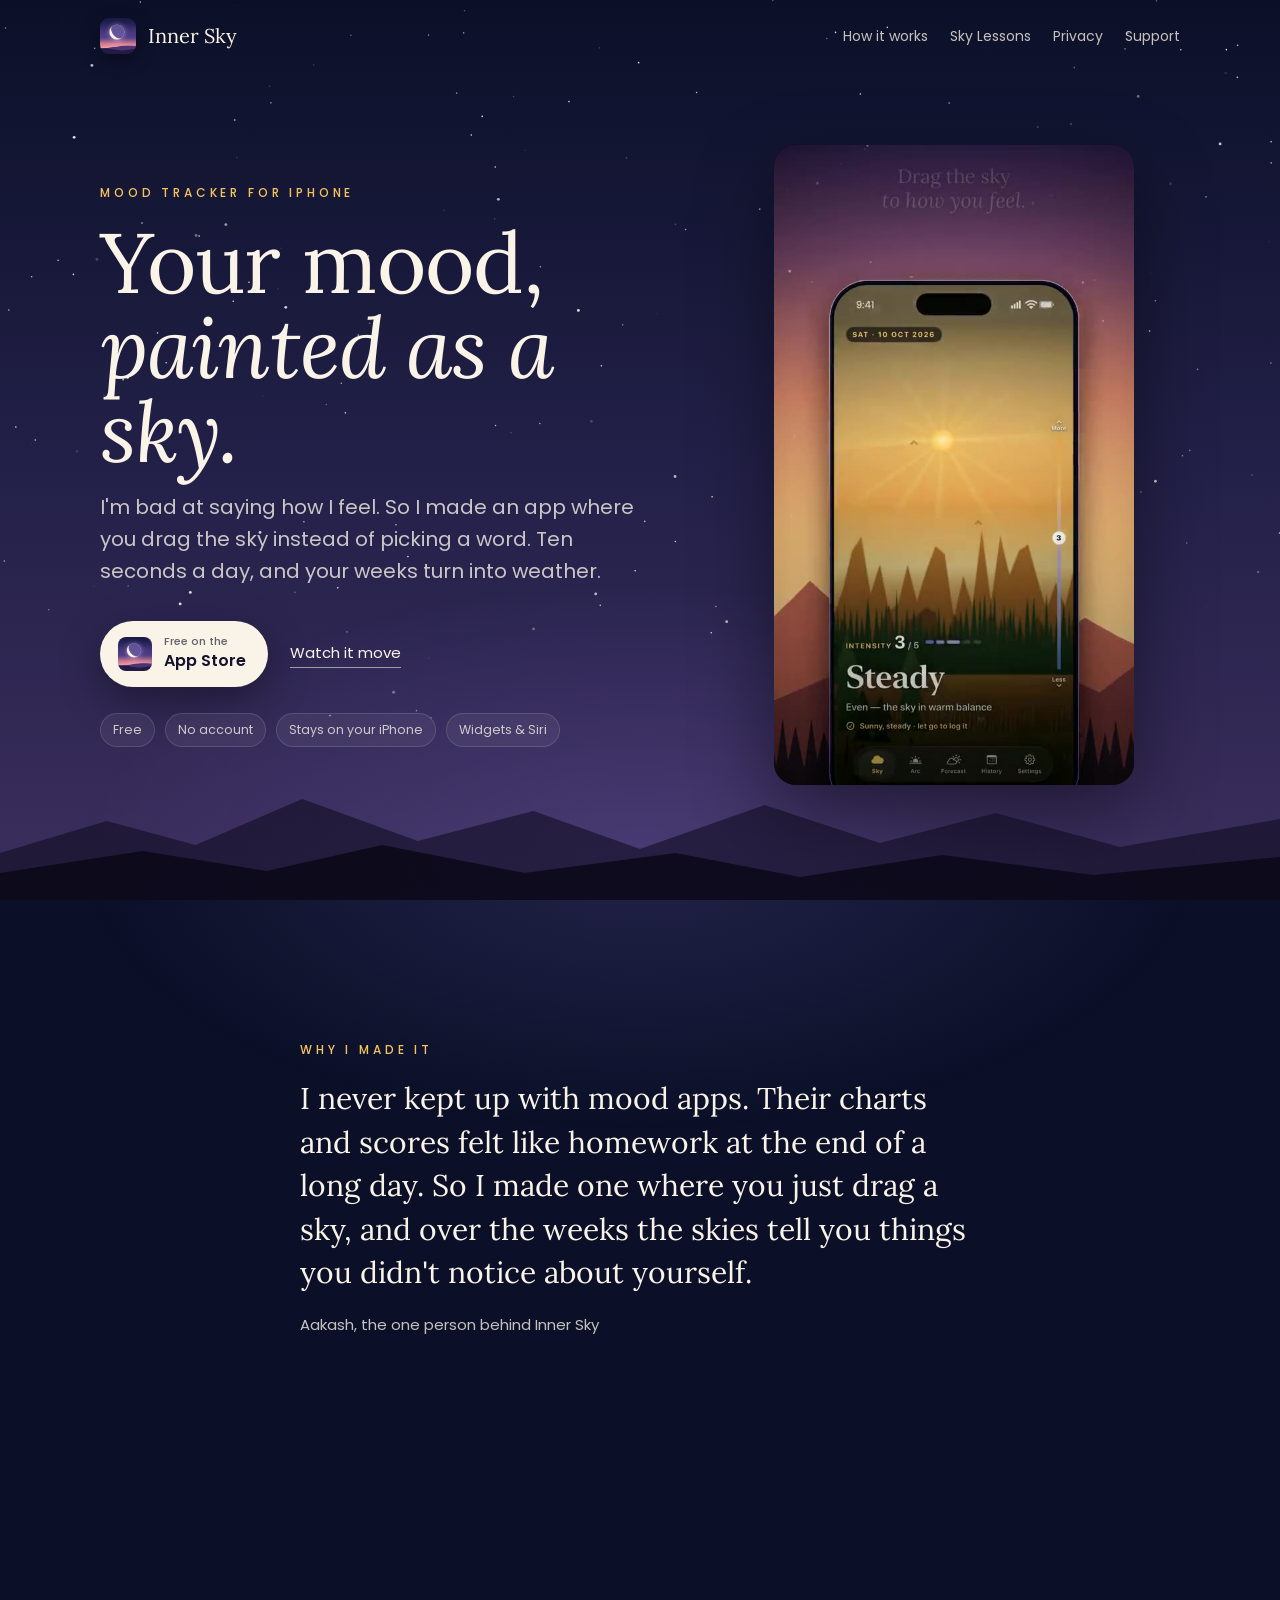
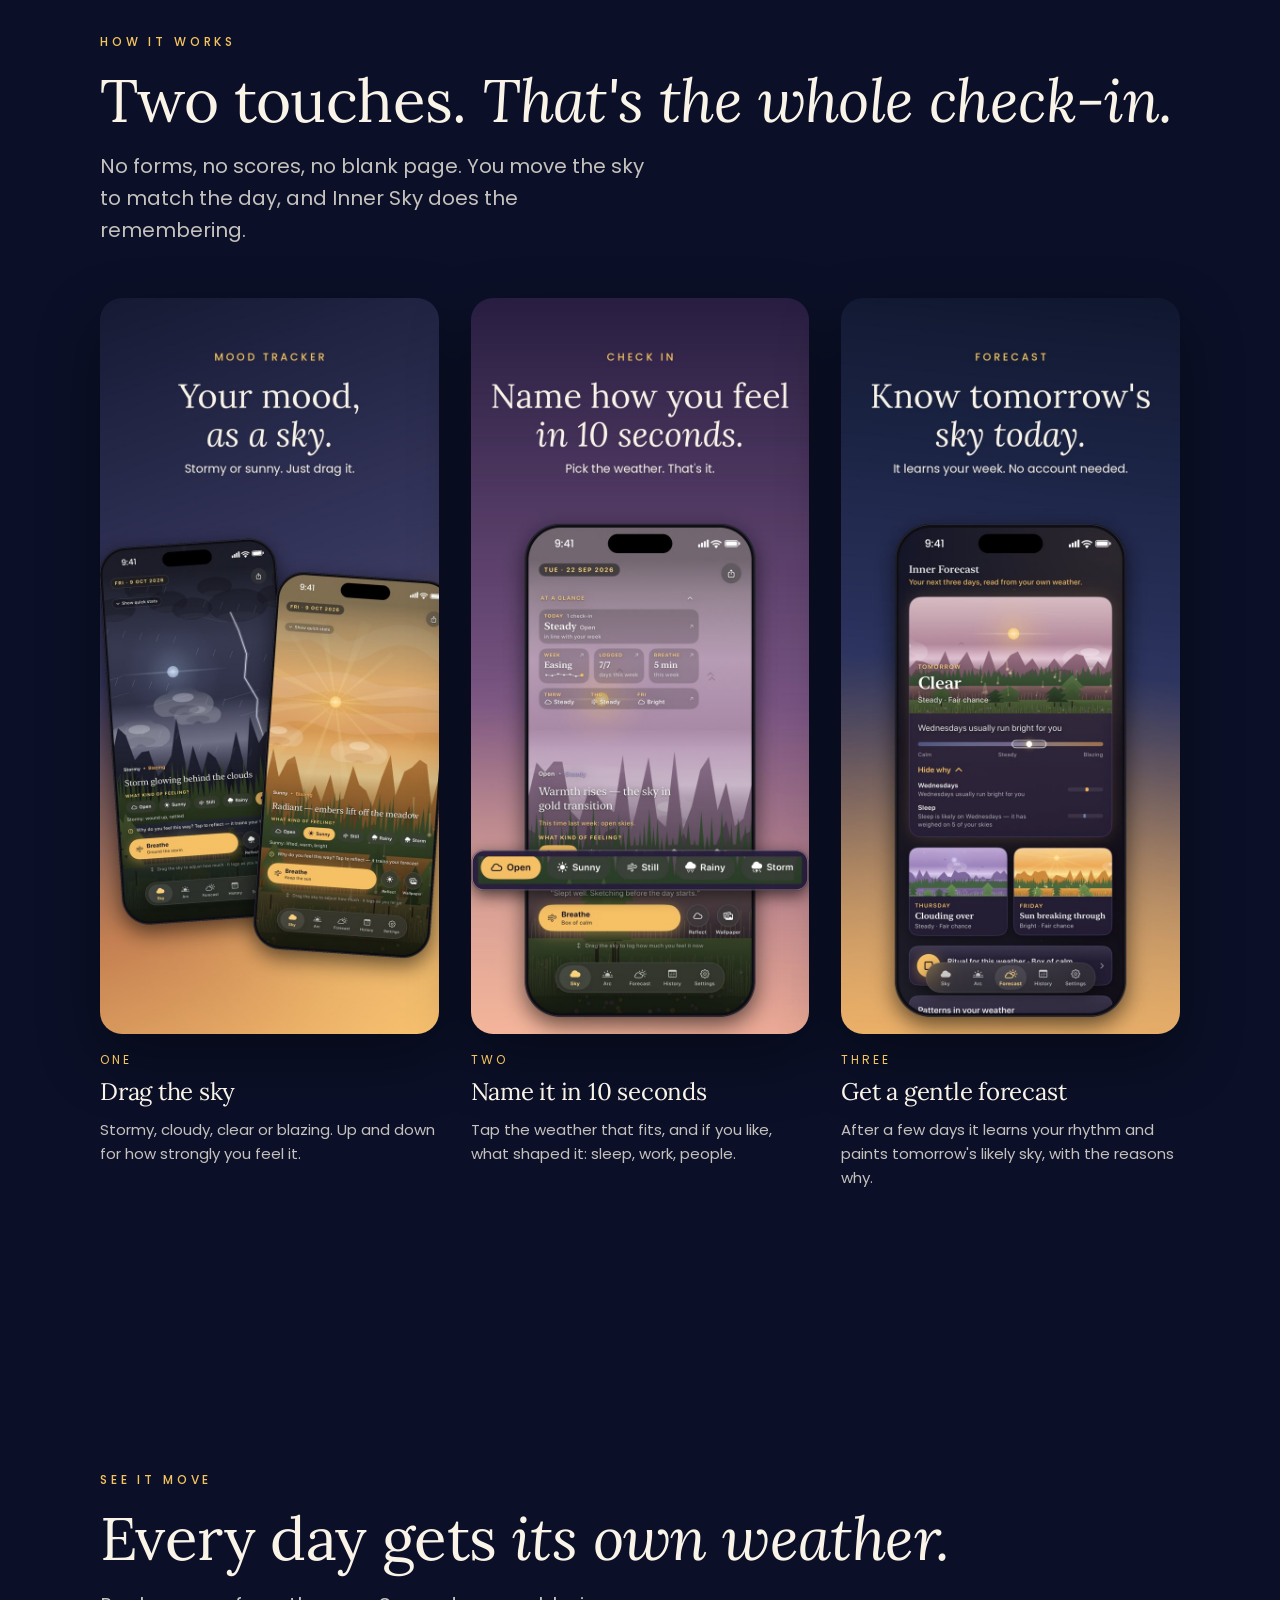
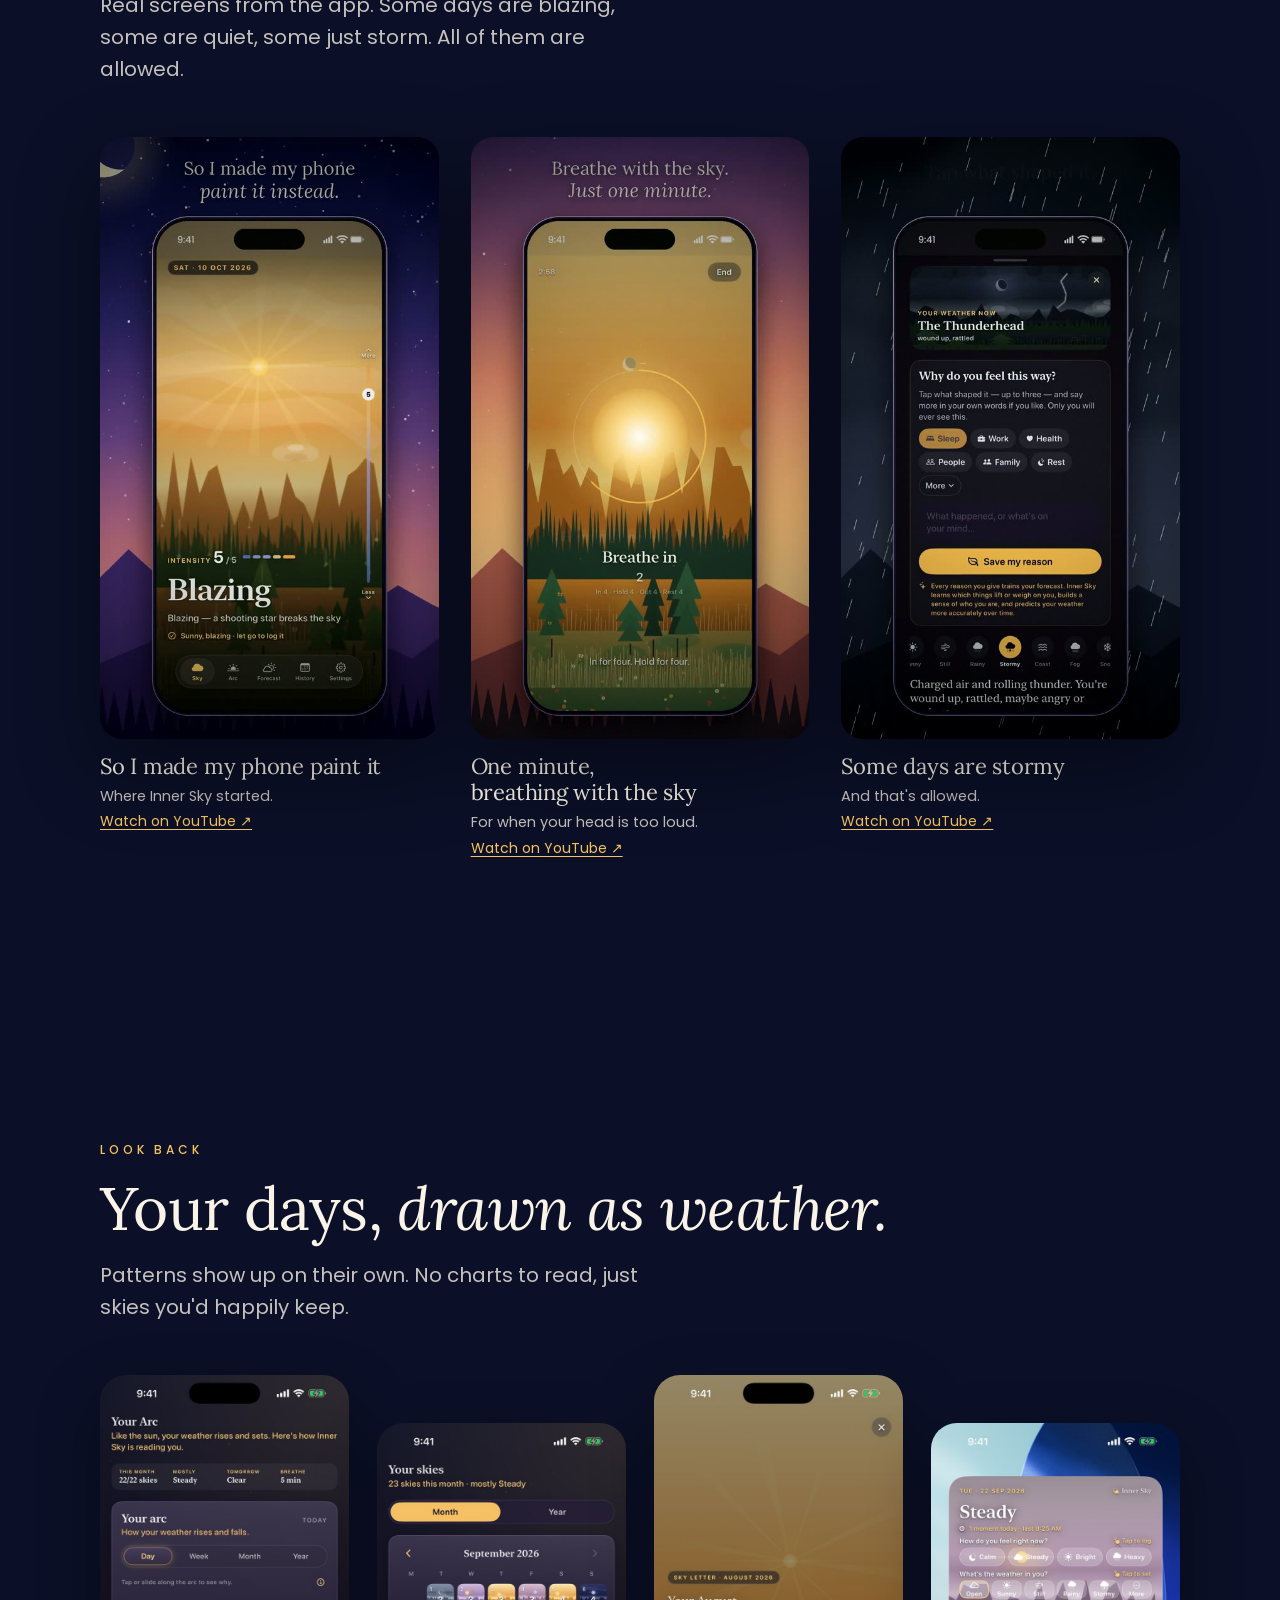
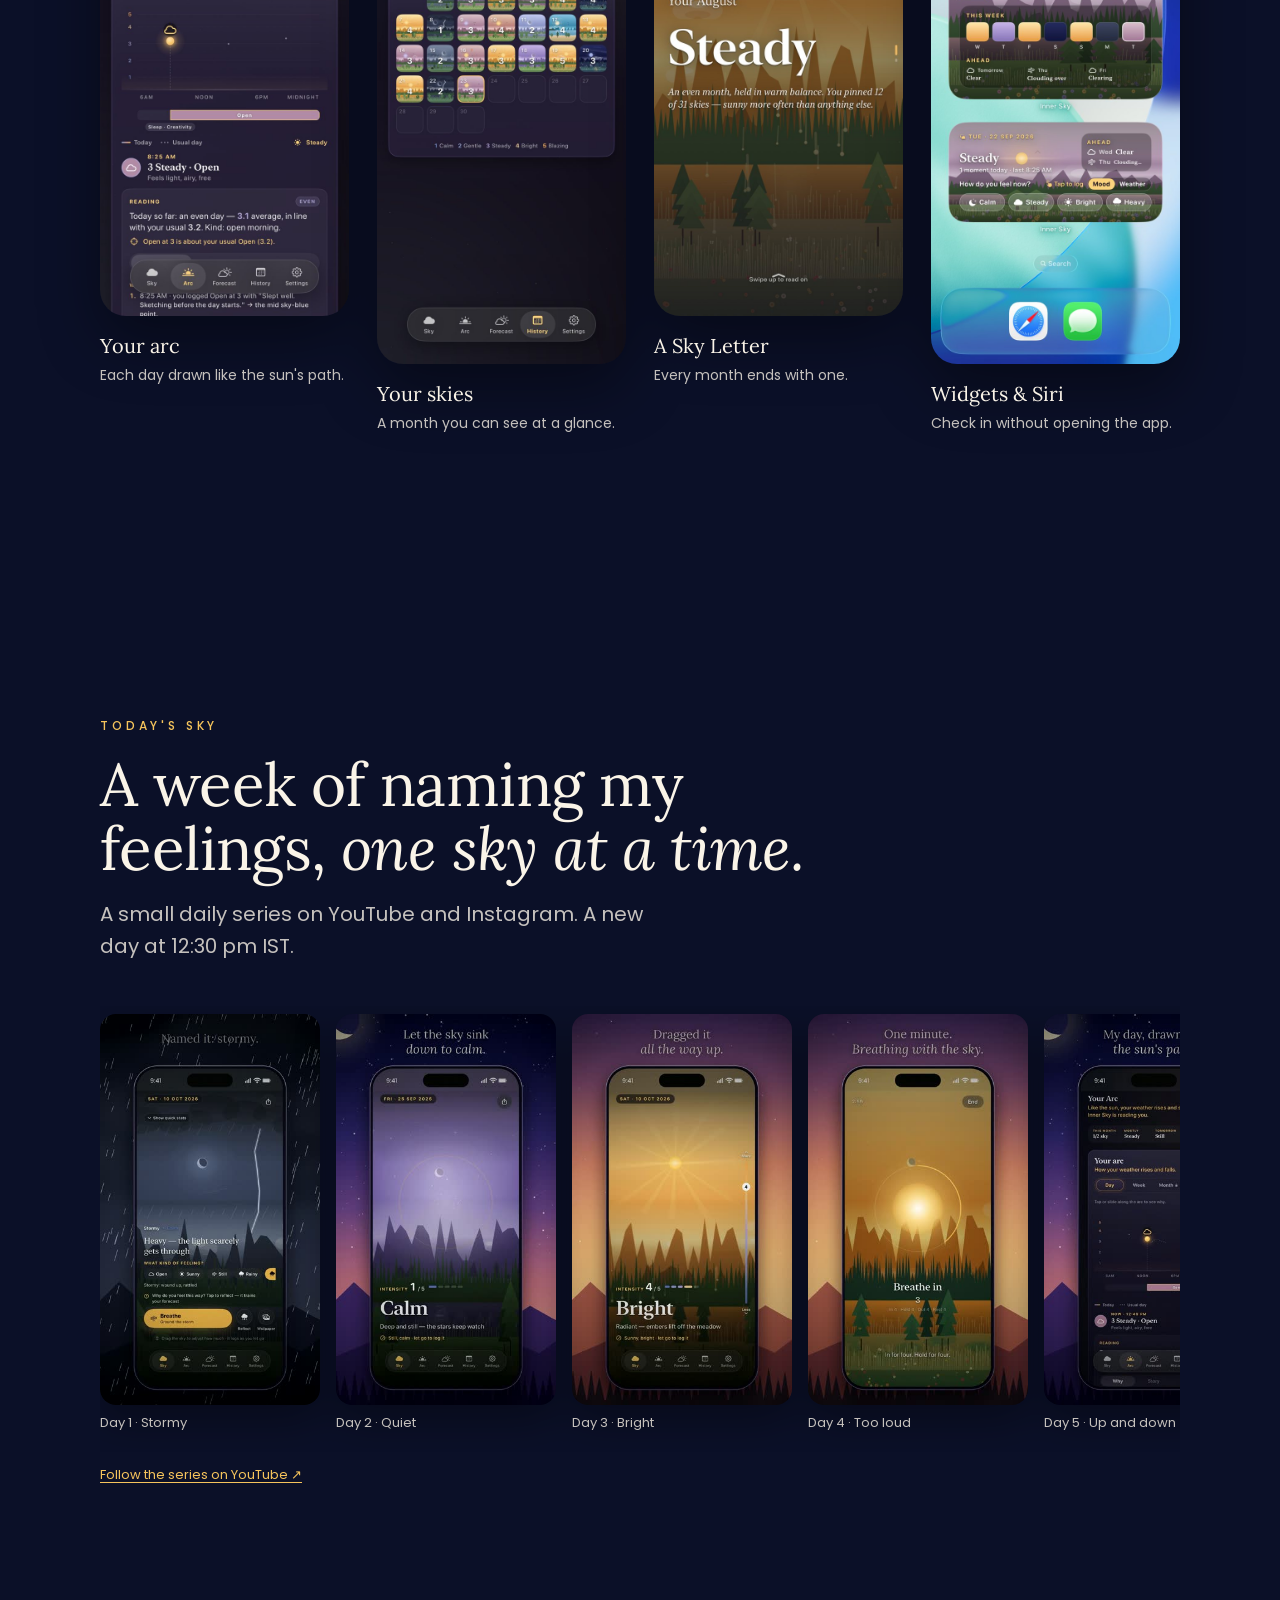
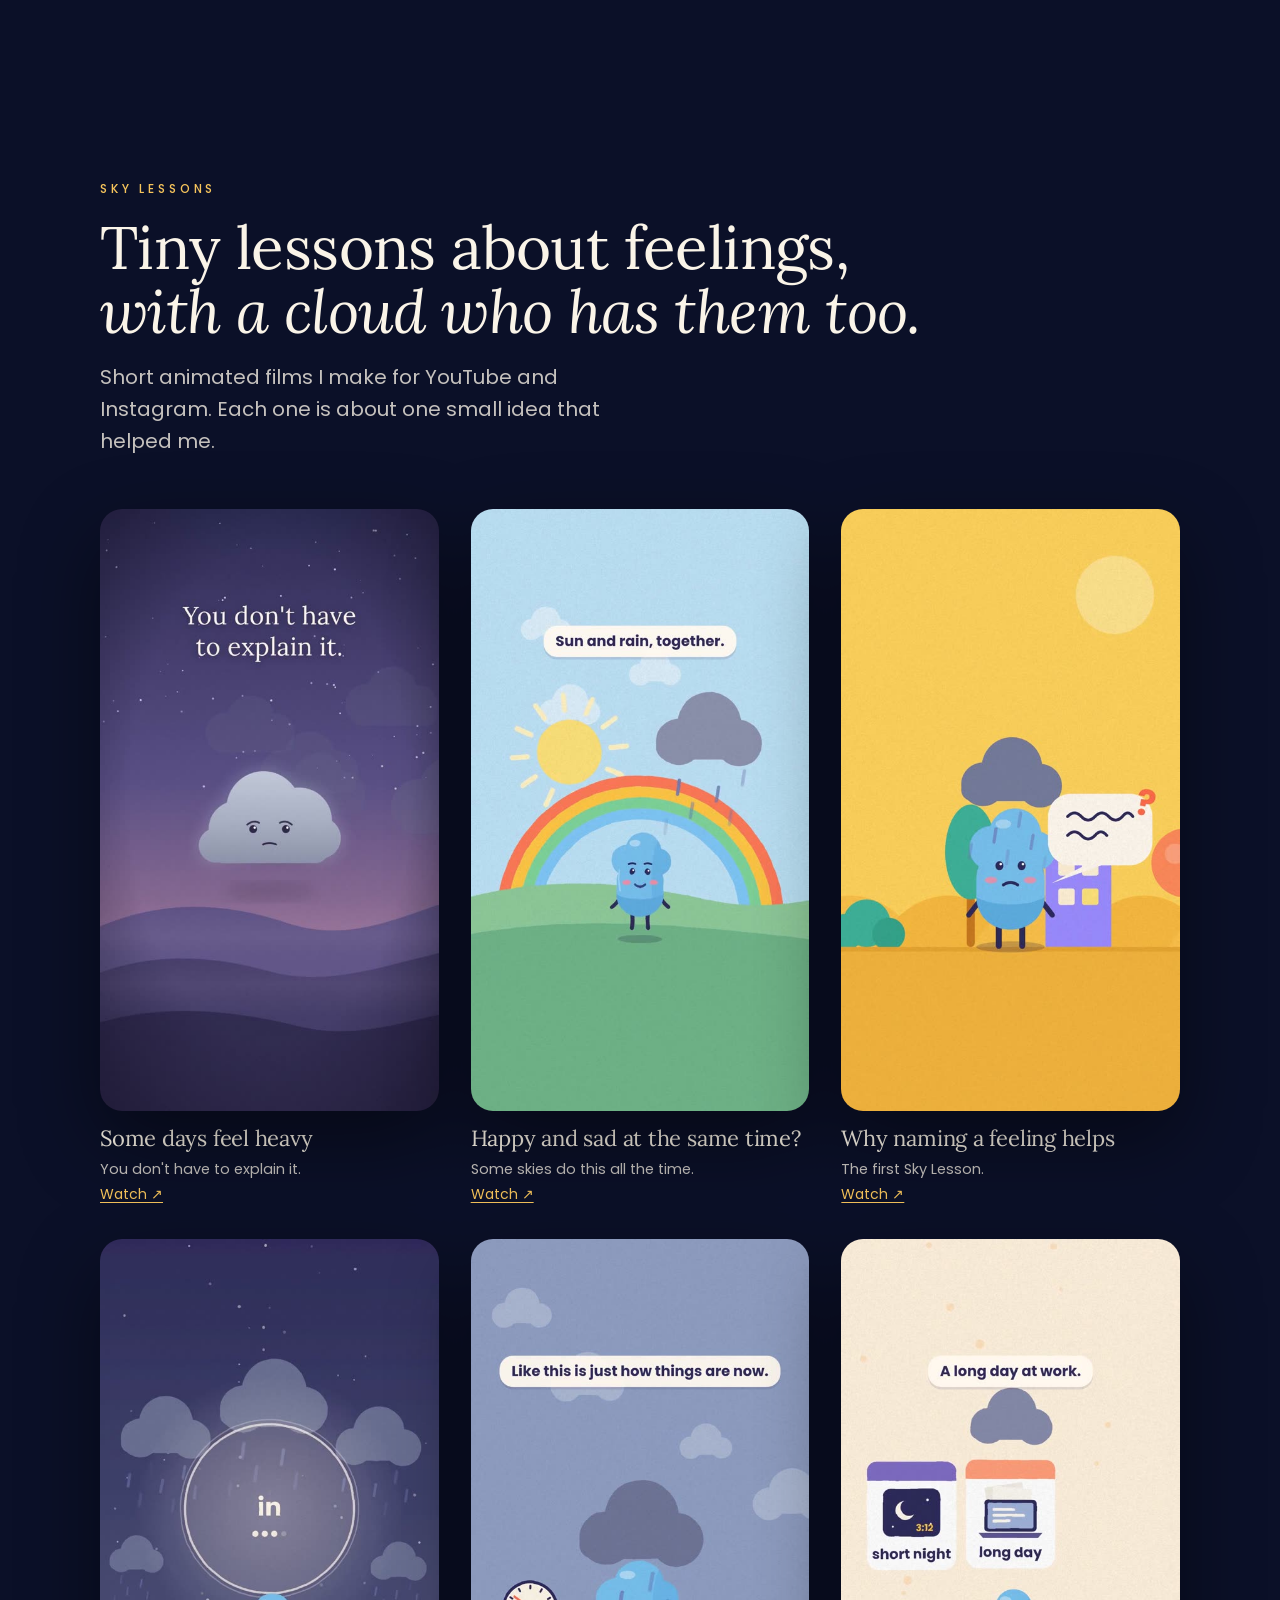
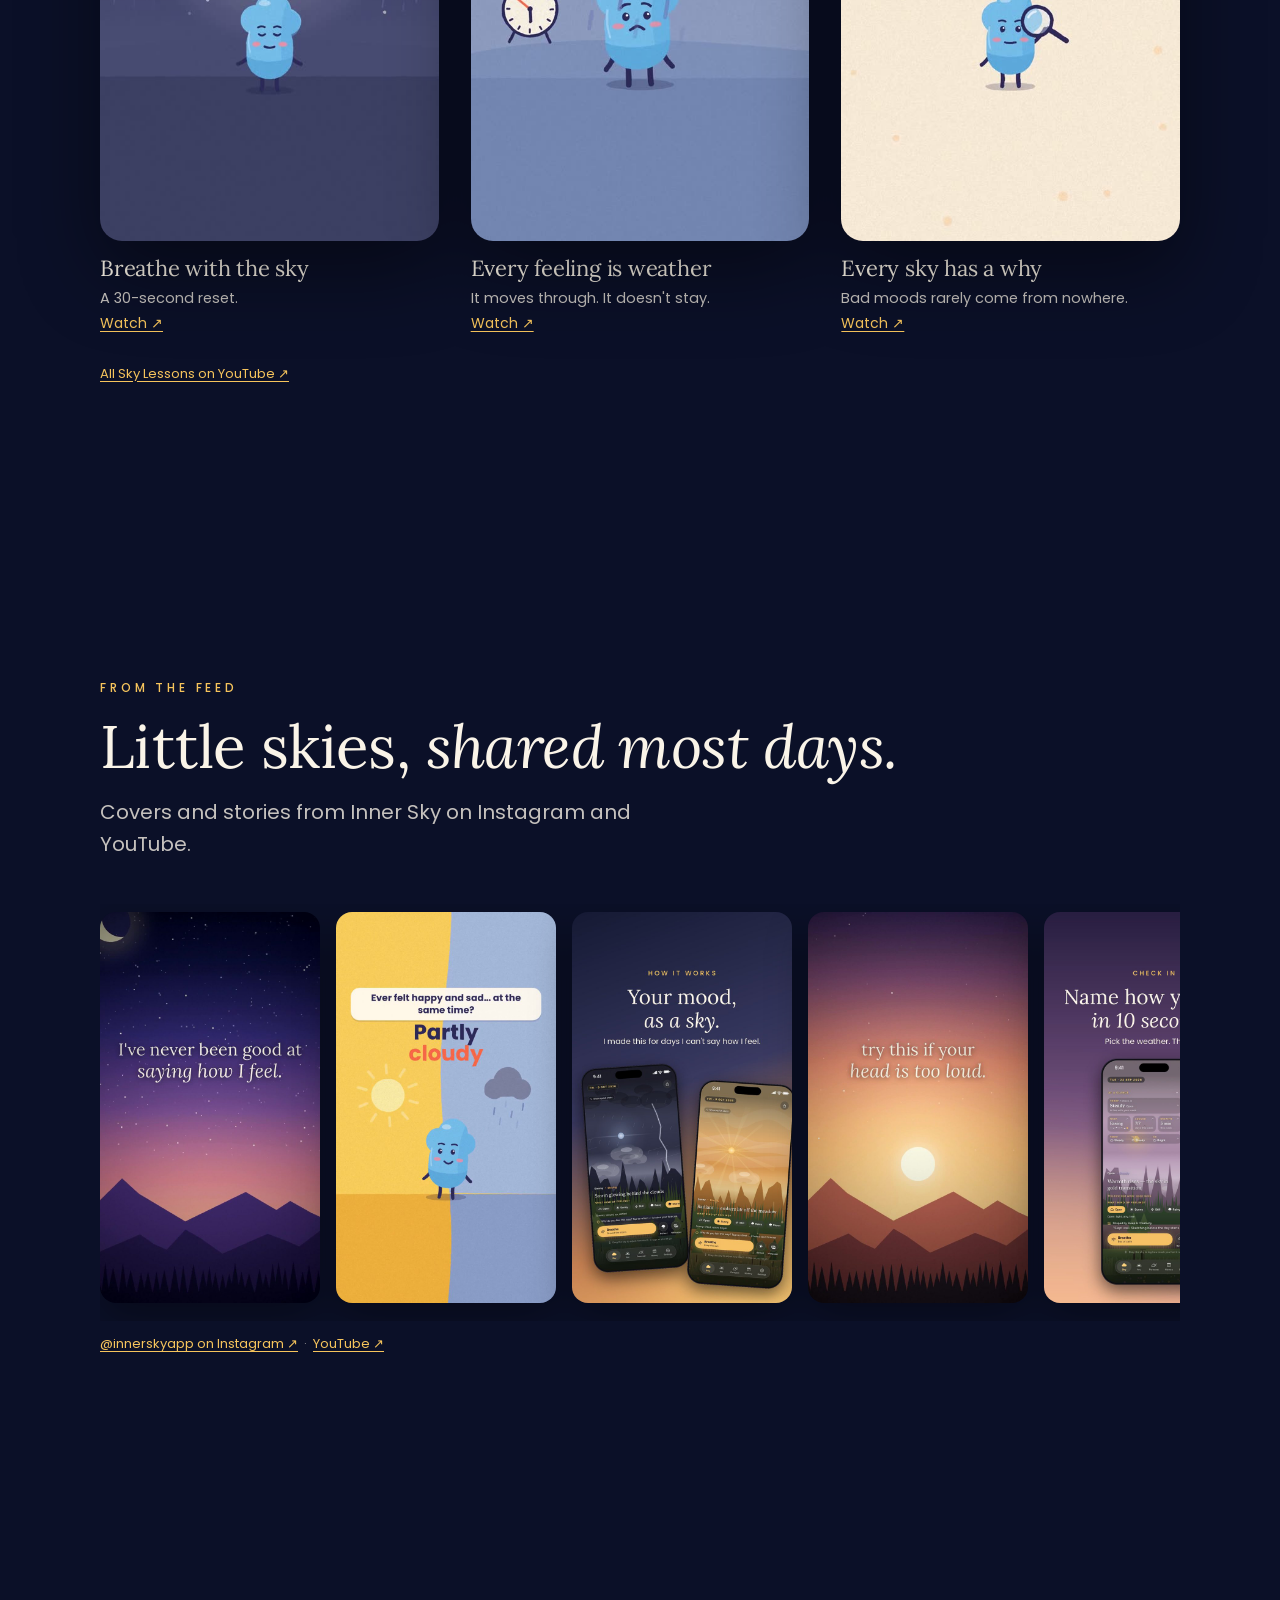
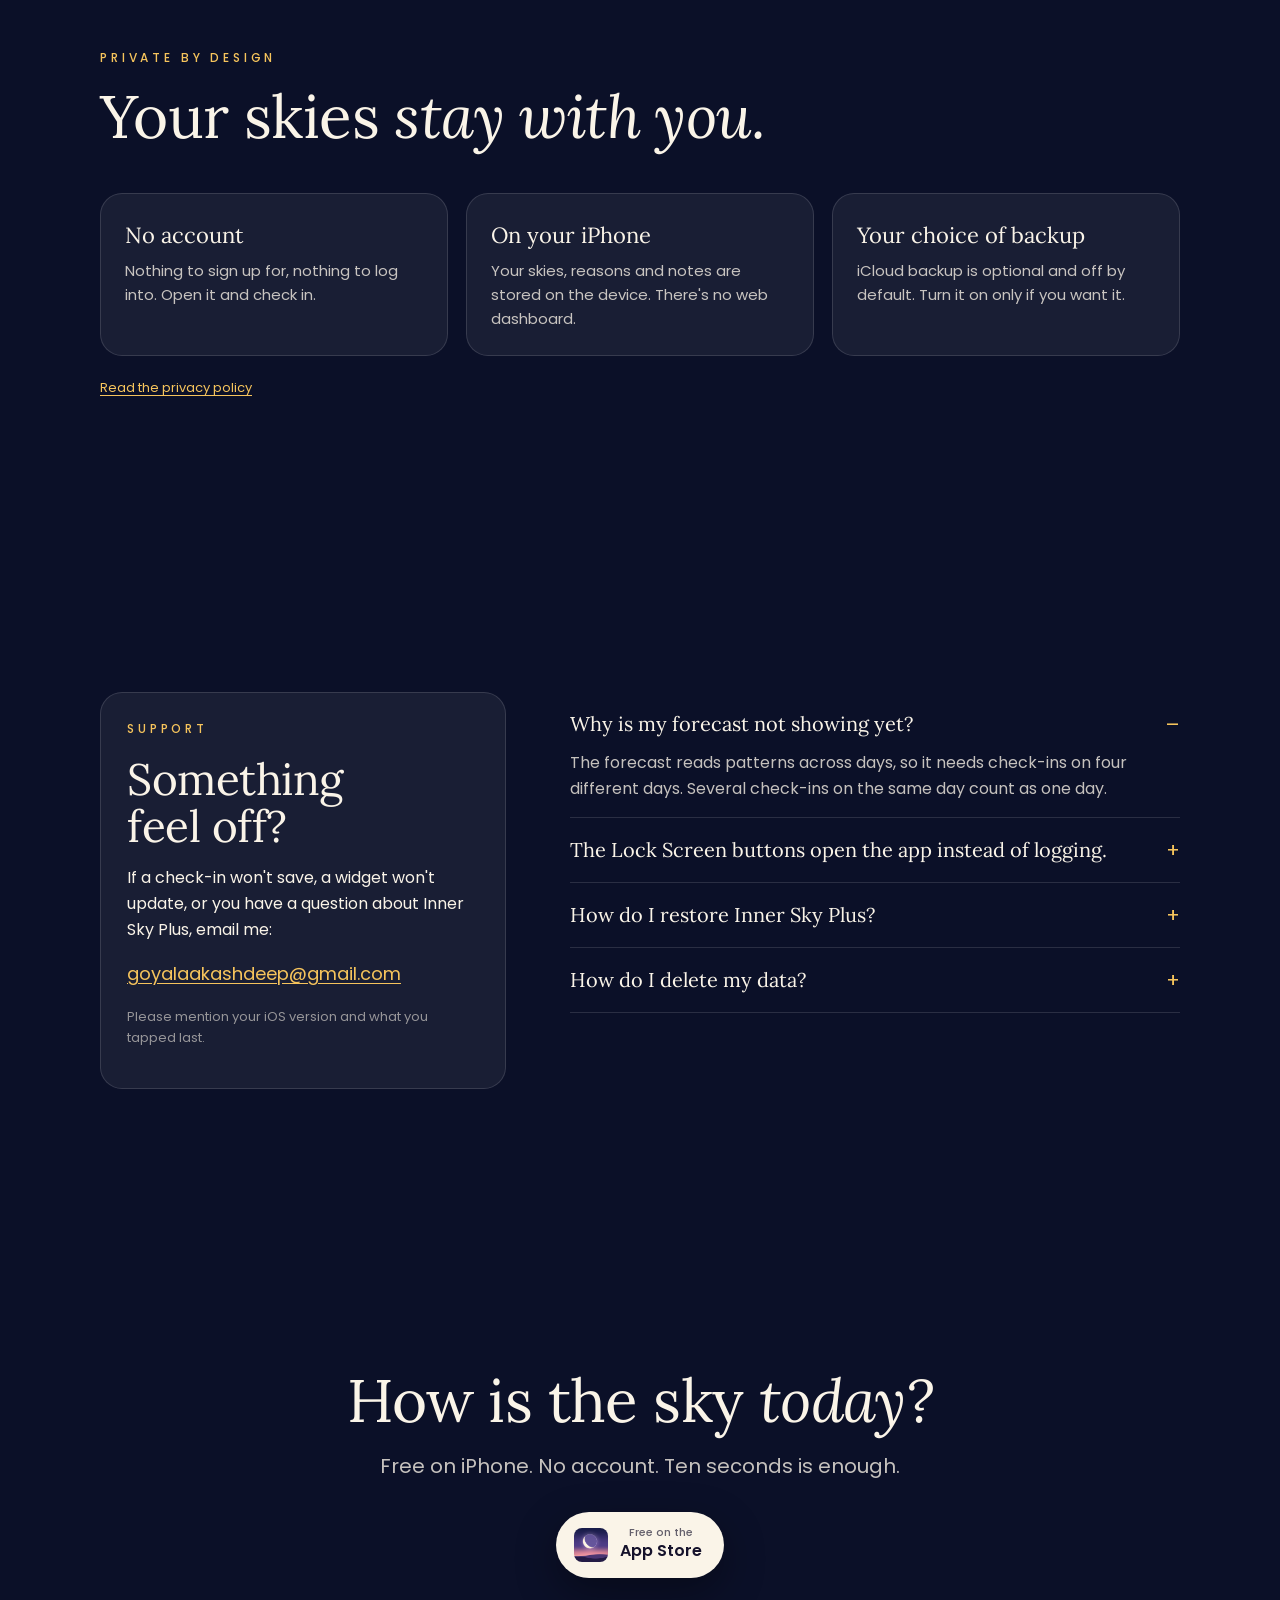
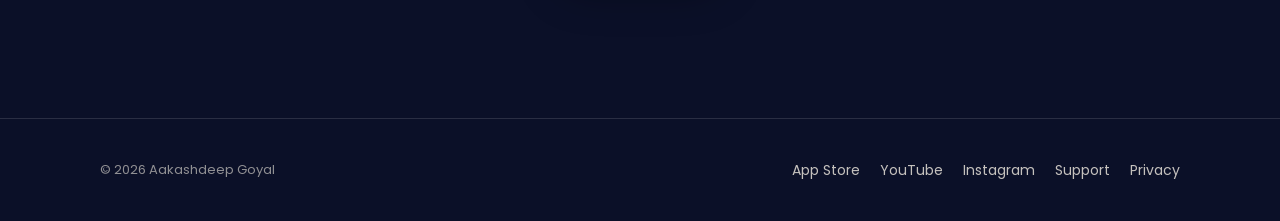
<file: index.html>
<!DOCTYPE html>
<html lang="en">
<head>
  <meta charset="utf-8">
  <meta name="p:domain_verify" content="fd1f3f248eb6170307d746eb146dac71"/>
  <meta name="viewport" content="width=device-width, initial-scale=1, viewport-fit=cover">
  <title>Inner Sky · Your mood, painted as a sky</title>
  <meta name="description" content="Inner Sky is a mood tracker and journal for iPhone. Drag the sky to how you feel, see your week as weather, and get a gentle forecast for tomorrow. Free, private, no account.">
  <meta name="theme-color" content="#0b1028">
  <meta property="og:title" content="Inner Sky · Your mood, painted as a sky">
  <meta property="og:description" content="A mood tracker for iPhone. Drag the sky to how you feel. Private, no account.">
  <meta property="og:image" content="https://goyalaakashdeep.github.io/mood-sky/art/og.jpg">
  <meta property="og:url" content="https://goyalaakashdeep.github.io/mood-sky/">
  <meta property="og:type" content="website">
  <meta name="twitter:card" content="summary_large_image">
  <meta name="apple-itunes-app" content="app-id=6814714598">
  <link rel="icon" href="art/icon.png">
  <link rel="apple-touch-icon" href="art/apple-touch-icon.png">
  <link rel="preconnect" href="https://fonts.googleapis.com">
  <link rel="preconnect" href="https://fonts.gstatic.com" crossorigin>
  <link href="https://fonts.googleapis.com/css2?family=Lora:ital,wght@0,400;0,500;1,400&family=Poppins:wght@400;500;600&display=swap" rel="stylesheet">
  <link rel="stylesheet" href="assets/site.css">
</head>
<body>
  <div class="sky" aria-hidden="true"></div>
  <canvas class="stars" aria-hidden="true"></canvas>
  <div class="glow" aria-hidden="true"></div>

  <header class="bar">
    <div class="wrap">
      <a class="brand" href="#top"><img src="art/icon.png" alt="" width="36" height="36"><span>Inner Sky</span></a>
      <nav aria-label="Sections">
        <a href="#how">How it works</a>
        <a href="#lessons">Sky Lessons</a>
        <a href="#private">Privacy</a>
        <a href="#support">Support</a>
      </nav>
    </div>
  </header>

  <main id="top">
    <!-- hero -->
    <section class="hero" data-sky="night">
      <div class="wrap">
        <div class="rise">
          <p class="eyebrow">Mood tracker for iPhone</p>
          <h1>Your mood,<br><em>painted as a sky.</em></h1>
          <p class="lead">I'm bad at saying how I feel. So I made an app where you drag the sky instead of picking a word. Ten seconds a day, and your weeks turn into weather.</p>
          <div class="actions">
            <a class="cta" href="https://apps.apple.com/app/apple-store/id6814714598?pt=129464078&amp;ct=website&amp;mt=8">
              <img src="art/icon.png" alt="" width="34" height="34">
              <span><small>Free on the</small>App Store</span>
            </a>
            <a class="ghost" href="#see">Watch it move</a>
          </div>
          <div class="facts">
            <span class="chip">Free</span><span class="chip">No account</span><span class="chip">Stays on your iPhone</span><span class="chip">Widgets &amp; Siri</span>
          </div>
        </div>
        <div class="phone rise">
          <div class="clip">
            <video data-auto autoplay muted loop playsinline preload="metadata" poster="media/hero.jpg" aria-label="Inner Sky in use: dragging the sky, tapping what shaped the day, the day as the sun's path">
              <source src="media/hero.mp4" type="video/mp4">
            </video>
          </div>
        </div>
      </div>
      <svg class="ridge" viewBox="0 0 1440 140" preserveAspectRatio="none" aria-hidden="true">
        <path d="M0 140 L0 92 L120 60 L220 84 L340 38 L470 80 L600 50 L720 88 L860 44 L990 82 L1120 52 L1260 86 L1440 58 L1440 140 Z" fill="rgba(12,10,28,.55)"/>
        <path d="M0 140 L0 112 L160 90 L300 110 L430 84 L590 112 L760 92 L900 116 L1060 94 L1230 114 L1440 96 L1440 140 Z" fill="rgba(8,7,20,.8)"/>
      </svg>
    </section>

    <!-- a note -->
    <section data-sky="night" aria-label="Why I made Inner Sky">
      <div class="wrap note rise">
        <p class="eyebrow">Why I made it</p>
        <blockquote>I never kept up with mood apps. Their charts and scores felt like homework at the end of a long day. So I made one where you just drag a sky, and over the weeks the skies tell you things you didn't notice about yourself.</blockquote>
        <p class="sig">Aakash, the one person behind Inner Sky</p>
      </div>
    </section>

    <!-- how it works -->
    <section id="how" data-sky="twilight">
      <div class="wrap">
        <div class="rise">
          <p class="eyebrow">How it works</p>
          <h2>Two touches. <em>That's the whole check-in.</em></h2>
          <p class="lead">No forms, no scores, no blank page. You move the sky to match the day, and Inner Sky does the remembering.</p>
        </div>
        <div class="steps">
          <div class="step rise">
            <img src="art/01_mood_as_sky.jpg" alt="Two iPhones showing a stormy sky and a sunny sky in Inner Sky" loading="lazy" width="720" height="1565">
            <p class="n">ONE</p>
            <h3>Drag the sky</h3>
            <p>Stormy, cloudy, clear or blazing. Up and down for how strongly you feel it.</p>
          </div>
          <div class="step rise">
            <img src="art/02_ten_seconds.jpg" alt="Choosing the kind of feeling and what shaped the day" loading="lazy" width="720" height="1565">
            <p class="n">TWO</p>
            <h3>Name it in 10 seconds</h3>
            <p>Tap the weather that fits, and if you like, what shaped it: sleep, work, people.</p>
          </div>
          <div class="step rise">
            <img src="art/03_forecast.jpg" alt="Inner Sky's gentle forecast for tomorrow" loading="lazy" width="720" height="1565">
            <p class="n">THREE</p>
            <h3>Get a gentle forecast</h3>
            <p>After a few days it learns your rhythm and paints tomorrow's likely sky, with the reasons why.</p>
          </div>
        </div>
      </div>
    </section>

    <!-- see it move: app clips by popularity -->
    <section id="see" data-sky="storm">
      <div class="wrap">
        <div class="rise">
          <p class="eyebrow">See it move</p>
          <h2>Every day gets <em>its own weather.</em></h2>
          <p class="lead">Real screens from the app. Some days are blazing, some are quiet, some just storm. All of them are allowed.</p>
        </div>
        <div class="row3">
          <div class="rise">
            <div class="clip"><video data-auto autoplay muted loop playsinline preload="none" poster="media/paint.jpg" aria-label="The sky being painted from a feeling"><source src="media/paint.mp4" type="video/mp4"></video></div>
            <div class="card-cap"><h3>So I made my phone paint it</h3><p>Where Inner Sky started.</p><a href="https://www.youtube.com/shorts/RPRjSofi4lI">Watch on YouTube ↗</a></div>
          </div>
          <div class="rise">
            <div class="clip"><video data-auto autoplay muted loop playsinline preload="none" poster="media/breathe.jpg" aria-label="Breathing with the sky"><source src="media/breathe.mp4" type="video/mp4"></video></div>
            <div class="card-cap"><h3>One minute, breathing with the sky</h3><p>For when your head is too loud.</p><a href="https://www.youtube.com/shorts/ANr5b8tqntY">Watch on YouTube ↗</a></div>
          </div>
          <div class="rise">
            <div class="clip"><video data-auto autoplay muted loop playsinline preload="none" poster="media/checkin.jpg" aria-label="Logging a stormy day"><source src="media/checkin.mp4" type="video/mp4"></video></div>
            <div class="card-cap"><h3>Some days are stormy</h3><p>And that's allowed.</p><a href="https://www.youtube.com/shorts/N33ZnoFAV8g">Watch on YouTube ↗</a></div>
          </div>
        </div>
      </div>
    </section>

    <!-- your days as weather -->
    <section data-sky="dusk">
      <div class="wrap">
        <div class="rise">
          <p class="eyebrow">Look back</p>
          <h2>Your days, <em>drawn as weather.</em></h2>
          <p class="lead">Patterns show up on their own. No charts to read, just skies you'd happily keep.</p>
        </div>
        <div class="features">
          <figure class="rise"><img src="art/sim_05.jpg" alt="Your day drawn as the sun's arc" loading="lazy" width="600" height="1304"><figcaption><b>Your arc</b><span>Each day drawn like the sun's path.</span></figcaption></figure>
          <figure class="rise"><img src="art/sim_07.jpg" alt="A month of skies on a calendar" loading="lazy" width="600" height="1304"><figcaption><b>Your skies</b><span>A month you can see at a glance.</span></figcaption></figure>
          <figure class="rise"><img src="art/sim_01.jpg" alt="A monthly Sky Letter reading Steady" loading="lazy" width="600" height="1304"><figcaption><b>A Sky Letter</b><span>Every month ends with one.</span></figcaption></figure>
          <figure class="rise"><img src="art/sim_11_widgets.jpg" alt="Inner Sky widgets on the Home Screen" loading="lazy" width="600" height="1304"><figcaption><b>Widgets &amp; Siri</b><span>Check in without opening the app.</span></figcaption></figure>
        </div>
      </div>
    </section>

    <!-- today's sky series -->
    <section data-sky="calm">
      <div class="wrap">
        <div class="rise">
          <p class="eyebrow">Today's sky</p>
          <h2>A week of naming my feelings, <em>one sky at a time.</em></h2>
          <p class="lead">A small daily series on YouTube and Instagram. A new day at 12:30 pm IST.</p>
        </div>
        <div class="strip" aria-label="Today's sky, Days 1 to 7">
          <figure><img src="art/day1.jpg" alt="Day 1: woke up feeling stormy" loading="lazy" width="360" height="640"><figcaption>Day 1 · Stormy</figcaption></figure>
          <figure><img src="art/day2.jpg" alt="Day 2: quiet, a little low" loading="lazy" width="360" height="640"><figcaption>Day 2 · Quiet</figcaption></figure>
          <figure><img src="art/day3.jpg" alt="Day 3: the sun came back" loading="lazy" width="360" height="640"><figcaption>Day 3 · Bright</figcaption></figure>
          <figure><img src="art/day4.jpg" alt="Day 4: breathing with the sky" loading="lazy" width="360" height="640"><figcaption>Day 4 · Too loud</figcaption></figure>
          <figure><img src="art/day5.jpg" alt="Day 5: the day as the sun's path" loading="lazy" width="360" height="640"><figcaption>Day 5 · Up and down</figcaption></figure>
          <figure><img src="art/day6.jpg" alt="Day 6: a steady month" loading="lazy" width="360" height="640"><figcaption>Day 6 · A good day</figcaption></figure>
          <figure><img src="art/day7.jpg" alt="Day 7: a week of skies" loading="lazy" width="360" height="640"><figcaption>Day 7 · The week</figcaption></figure>
        </div>
        <p class="small"><a href="https://www.youtube.com/playlist?list=PLMYnB6WtKAUA">Follow the series on YouTube ↗</a></p>
      </div>
    </section>

    <!-- sky lessons: animations by popularity -->
    <section id="lessons" data-sky="golden">
      <div class="wrap">
        <div class="rise">
          <p class="eyebrow">Sky Lessons</p>
          <h2>Tiny lessons about feelings, <em>with a cloud who has them too.</em></h2>
          <p class="lead">Short animated films I make for YouTube and Instagram. Each one is about one small idea that helped me.</p>
        </div>
        <div class="row3 lessons">
          <div class="rise">
            <div class="clip"><video data-auto autoplay muted loop playsinline preload="none" poster="media/heavy.jpg" aria-label="Animated cloud: some days feel heavy"><source src="media/heavy.mp4" type="video/mp4"></video></div>
            <div class="card-cap"><h3>Some days feel heavy</h3><p>You don't have to explain it.</p><a href="https://www.youtube.com/shorts/jWEA9A6nK9c">Watch ↗</a></div>
          </div>
          <div class="rise">
            <div class="clip"><video data-auto autoplay muted loop playsinline preload="none" poster="media/lesson3.jpg" aria-label="Animated cloud: happy and sad at the same time"><source src="media/lesson3.mp4" type="video/mp4"></video></div>
            <div class="card-cap"><h3>Happy and sad at the same time?</h3><p>Some skies do this all the time.</p><a href="https://www.youtube.com/shorts/66RBpTwqv-E">Watch ↗</a></div>
          </div>
          <div class="rise">
            <div class="clip"><video data-auto autoplay muted loop playsinline preload="none" poster="media/lesson1.jpg" aria-label="Animated cloud: why naming a feeling helps"><source src="media/lesson1.mp4" type="video/mp4"></video></div>
            <div class="card-cap"><h3>Why naming a feeling helps</h3><p>The first Sky Lesson.</p><a href="https://www.youtube.com/shorts/gcEMTVEQISY">Watch ↗</a></div>
          </div>
          <div class="rise">
            <div class="clip"><video data-auto autoplay muted loop playsinline preload="none" poster="media/lesson5.jpg" aria-label="Animated cloud: breathe with the sky"><source src="media/lesson5.mp4" type="video/mp4"></video></div>
            <div class="card-cap"><h3>Breathe with the sky</h3><p>A 30-second reset.</p><a href="https://www.youtube.com/shorts/ge5JhY17dds">Watch ↗</a></div>
          </div>
          <div class="rise">
            <div class="clip"><video data-auto autoplay muted loop playsinline preload="none" poster="media/lesson2.jpg" aria-label="Animated cloud: every feeling is weather"><source src="media/lesson2.mp4" type="video/mp4"></video></div>
            <div class="card-cap"><h3>Every feeling is weather</h3><p>It moves through. It doesn't stay.</p><a href="https://www.youtube.com/shorts/mmHPe55ADbc">Watch ↗</a></div>
          </div>
          <div class="rise">
            <div class="clip"><video data-auto autoplay muted loop playsinline preload="none" poster="media/lesson4.jpg" aria-label="Animated cloud: every sky has a why"><source src="media/lesson4.mp4" type="video/mp4"></video></div>
            <div class="card-cap"><h3>Every sky has a why</h3><p>Bad moods rarely come from nowhere.</p><a href="https://www.youtube.com/shorts/GI56GJ23vEE">Watch ↗</a></div>
          </div>
        </div>
        <p class="small" style="margin-top:28px"><a href="https://www.youtube.com/playlist?list=PLCAdbdAiJc2U">All Sky Lessons on YouTube ↗</a></p>
      </div>
    </section>

    <!-- from the feed: instagram covers + story frames -->
    <section data-sky="dusk">
      <div class="wrap">
        <div class="rise">
          <p class="eyebrow">From the feed</p>
          <h2>Little skies, <em>shared most days.</em></h2>
          <p class="lead">Covers and stories from Inner Sky on Instagram and YouTube.</p>
        </div>
        <div class="strip" aria-label="Instagram covers and stories">
          <img src="art/cover_ShortA.jpg" alt="I've never been good at saying how I feel" loading="lazy" width="720" height="1280">
          <img src="art/cover_Lesson3.jpg" alt="Partly cloudy: happy and sad at the same time" loading="lazy" width="720" height="1280">
          <img src="art/story1_how-it-works.jpg" alt="How it works: your mood, as a sky" loading="lazy" width="720" height="1280">
          <img src="art/cover_ShortB.jpg" alt="Try this if your head is too loud" loading="lazy" width="720" height="1280">
          <img src="art/story2_ten-seconds.jpg" alt="Name how you feel in 10 seconds" loading="lazy" width="720" height="1280">
          <img src="art/cover_Lesson4.jpg" alt="Every sky has a why" loading="lazy" width="720" height="1280">
          <img src="art/story3_your-month.jpg" alt="Watch your month as weather" loading="lazy" width="720" height="1280">
          <img src="art/cover_ShortC.jpg" alt="Not every day is sunny" loading="lazy" width="720" height="1280">
          <img src="art/cover_Lesson5.jpg" alt="Breathe with the sky" loading="lazy" width="720" height="1280">
          <img src="art/story4_forecast.jpg" alt="A gentle forecast for tomorrow" loading="lazy" width="720" height="1280">
        </div>
        <p class="small"><a href="https://www.instagram.com/innerskyapp/">@innerskyapp on Instagram ↗</a> &nbsp;·&nbsp; <a href="https://www.youtube.com/@innerskyapp">YouTube ↗</a></p>
      </div>
    </section>

    <!-- privacy -->
    <section id="private" data-sky="calm">
      <div class="wrap">
        <div class="rise">
          <p class="eyebrow">Private by design</p>
          <h2>Your skies <em>stay with you.</em></h2>
        </div>
        <div class="trio">
          <div class="rise"><b>No account</b><p>Nothing to sign up for, nothing to log into. Open it and check in.</p></div>
          <div class="rise"><b>On your iPhone</b><p>Your skies, reasons and notes are stored on the device. There's no web dashboard.</p></div>
          <div class="rise"><b>Your choice of backup</b><p>iCloud backup is optional and off by default. Turn it on only if you want it.</p></div>
        </div>
        <p class="small" style="margin-top:22px"><a href="privacy.html">Read the privacy policy</a></p>
      </div>
    </section>

    <!-- support (App Store support URL points here) -->
    <section id="support" data-sky="twilight">
      <div class="wrap support">
        <div class="contact rise">
          <p class="eyebrow">Support</p>
          <h2 style="font-size:clamp(30px,4vw,44px)">Something feel off?</h2>
          <p>If a check-in won't save, a widget won't update, or you have a question about Inner Sky Plus, email me:</p>
          <p class="mail"><a href="mailto:goyalaakashdeep@gmail.com">goyalaakashdeep@gmail.com</a></p>
          <p class="small">Please mention your iOS version and what you tapped last.</p>
        </div>
        <div class="faq rise">
          <details open>
            <summary>Why is my forecast not showing yet?</summary>
            <p>The forecast reads patterns across days, so it needs check-ins on four different days. Several check-ins on the same day count as one day.</p>
          </details>
          <details>
            <summary>The Lock Screen buttons open the app instead of logging.</summary>
            <p>iOS needs the phone unlocked with Face ID or Touch ID before a widget button can act. Tap again after unlocking.</p>
          </details>
          <details>
            <summary>How do I restore Inner Sky Plus?</summary>
            <p>Open Settings → Inner Sky Plus → Restore purchases. Purchases are tied to your Apple ID, so they come back on a new iPhone.</p>
          </details>
          <details>
            <summary>How do I delete my data?</summary>
            <p>Delete the app and every sky, note and reason goes with it. If iCloud backup was on, turn it off in Settings first to clear the backup copy.</p>
          </details>
        </div>
      </div>
    </section>

    <!-- closing -->
    <section class="closing" data-sky="golden">
      <div class="wrap rise">
        <h2>How is the sky <em>today?</em></h2>
        <p class="lead">Free on iPhone. No account. Ten seconds is enough.</p>
        <a class="cta" href="https://apps.apple.com/app/apple-store/id6814714598?pt=129464078&amp;ct=website&amp;mt=8">
          <img src="art/icon.png" alt="" width="34" height="34">
          <span><small>Free on the</small>App Store</span>
        </a>
      </div>
    </section>
  </main>

  <footer>
    <div class="wrap">
      <span class="small">© <span id="year">2026</span> Aakashdeep Goyal</span>
      <nav aria-label="Footer">
        <a href="https://apps.apple.com/app/apple-store/id6814714598?pt=129464078&amp;ct=website&amp;mt=8">App Store</a>
        <a href="https://www.youtube.com/@innerskyapp">YouTube</a>
        <a href="https://www.instagram.com/innerskyapp/">Instagram</a>
        <a href="#support">Support</a>
        <a href="privacy.html">Privacy</a>
      </nav>
    </div>
  </footer>

  <script src="assets/site.js"></script>
</body>
</html>
</file>
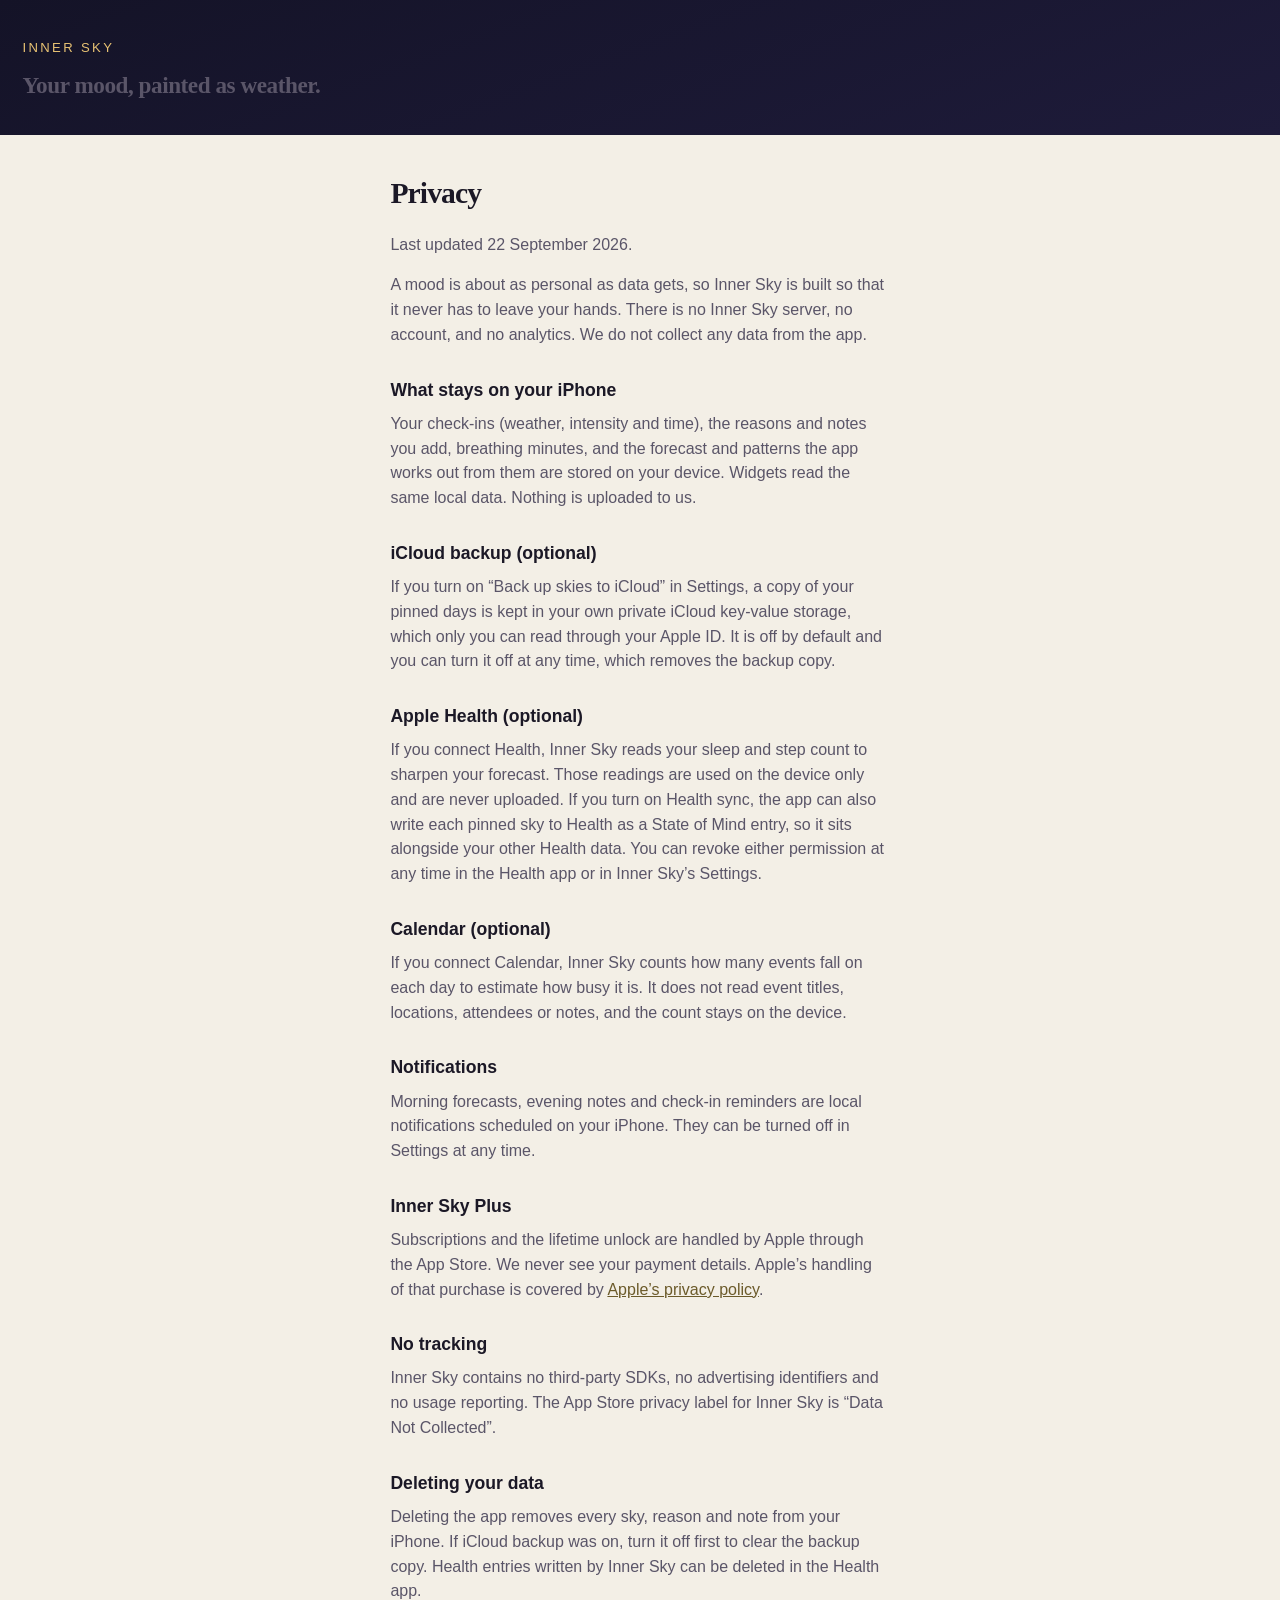
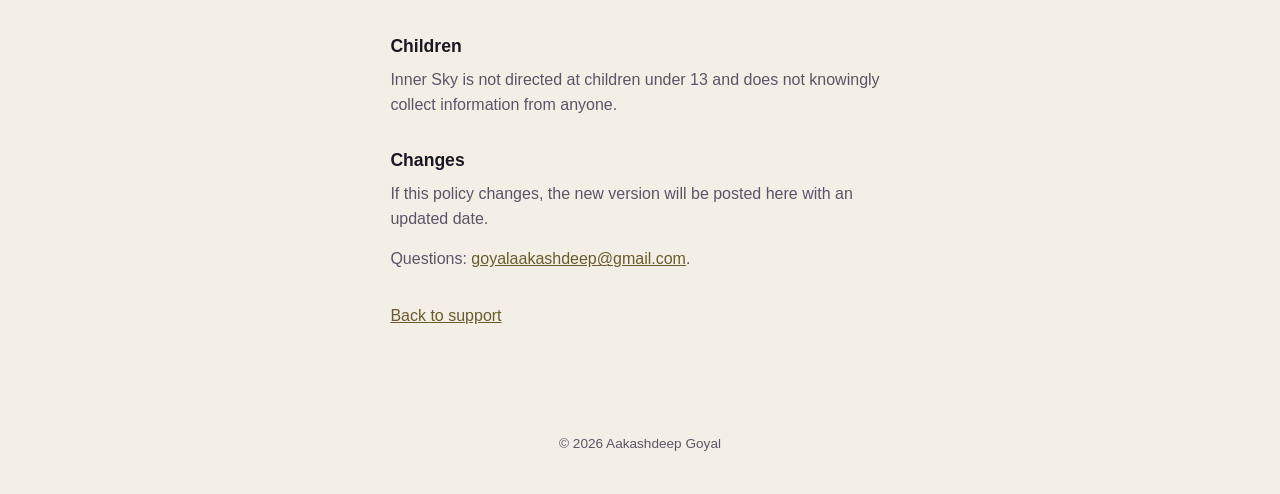
<file: privacy.html>
<!DOCTYPE html>
<html lang="en">
<head>
  <meta charset="utf-8">
  <meta name="viewport" content="width=device-width, initial-scale=1">
  <title>Inner Sky — privacy</title>
  <meta name="description" content="Privacy policy for Inner Sky.">
  <link rel="stylesheet" href="style.css">
</head>
<body>
  <header>
    <p class="wordmark"><a href="index.html">Inner Sky</a></p>
    <p class="tag">Your mood, painted as weather.</p>
  </header>

  <main>
    <h1>Privacy</h1>
    <p>Last updated 22 September 2026.</p>
    <p>
      A mood is about as personal as data gets, so Inner Sky is built so that it never has to leave your hands.
      There is no Inner Sky server, no account, and no analytics. We do not collect any data from the app.
    </p>

    <h2>What stays on your iPhone</h2>
    <p>
      Your check-ins (weather, intensity and time), the reasons and notes you add, breathing minutes, and the
      forecast and patterns the app works out from them are stored on your device. Widgets read the same local
      data. Nothing is uploaded to us.
    </p>

    <h2>iCloud backup (optional)</h2>
    <p>
      If you turn on “Back up skies to iCloud” in Settings, a copy of your pinned days is kept in your own private
      iCloud key-value storage, which only you can read through your Apple ID. It is off by default and you can
      turn it off at any time, which removes the backup copy.
    </p>

    <h2>Apple Health (optional)</h2>
    <p>
      If you connect Health, Inner Sky reads your sleep and step count to sharpen your forecast. Those readings are
      used on the device only and are never uploaded. If you turn on Health sync, the app can also write each
      pinned sky to Health as a State of Mind entry, so it sits alongside your other Health data. You can revoke
      either permission at any time in the Health app or in Inner Sky’s Settings.
    </p>

    <h2>Calendar (optional)</h2>
    <p>
      If you connect Calendar, Inner Sky counts how many events fall on each day to estimate how busy it is. It
      does not read event titles, locations, attendees or notes, and the count stays on the device.
    </p>

    <h2>Notifications</h2>
    <p>
      Morning forecasts, evening notes and check-in reminders are local notifications scheduled on your iPhone.
      They can be turned off in Settings at any time.
    </p>

    <h2>Inner Sky Plus</h2>
    <p>
      Subscriptions and the lifetime unlock are handled by Apple through the App Store. We never see your payment
      details. Apple’s handling of that purchase is covered by
      <a href="https://www.apple.com/legal/privacy/">Apple’s privacy policy</a>.
    </p>

    <h2>No tracking</h2>
    <p>
      Inner Sky contains no third-party SDKs, no advertising identifiers and no usage reporting. The App Store
      privacy label for Inner Sky is “Data Not Collected”.
    </p>

    <h2>Deleting your data</h2>
    <p>
      Deleting the app removes every sky, reason and note from your iPhone. If iCloud backup was on, turn it off
      first to clear the backup copy. Health entries written by Inner Sky can be deleted in the Health app.
    </p>

    <h2>Children</h2>
    <p>
      Inner Sky is not directed at children under 13 and does not knowingly collect information from anyone.
    </p>

    <h2>Changes</h2>
    <p>
      If this policy changes, the new version will be posted here with an updated date.
    </p>

    <p>
      Questions: <a href="mailto:goyalaakashdeep@gmail.com">goyalaakashdeep@gmail.com</a>.
    </p>
    <p class="nav"><a href="index.html">Back to support</a></p>
  </main>

  <footer>
    <p>© 2026 Aakashdeep Goyal</p>
  </footer>
</body>
</html>
</file>
<file: assets/site.css>
/* Inner Sky — site styles. Night sky that warms to gold as you scroll. */
:root {
  --cream: #faf4e8;
  --cream-2: rgba(250, 244, 232, .78);
  --cream-3: rgba(250, 244, 232, .56);
  --gold: #f6c45c;
  --ink: #15122b;
  --glass: rgba(255, 255, 255, .06);
  --glass-line: rgba(255, 255, 255, .13);
  --sky-top: #0f1430;
  --sky-mid: #2a2752;
  --sky-low: #4a3a6a;
  --display: "Lora", Georgia, "Times New Roman", serif;
  --ui: "Poppins", -apple-system, BlinkMacSystemFont, "Segoe UI", sans-serif;
  --r: 22px;
  --gutter: clamp(16px, 4vw, 40px);
  color-scheme: dark;
}
* { box-sizing: border-box; }
html { scroll-behavior: smooth; }
@media (prefers-reduced-motion: reduce) { html { scroll-behavior: auto; } }
body {
  margin: 0;
  font-family: var(--ui);
  font-size: 16px;
  line-height: 1.6;
  color: var(--cream);
  background: var(--sky-top);
  -webkit-font-smoothing: antialiased;
  overflow-x: hidden;
}
html { overflow-x: clip; }
img, video { max-width: 100%; height: auto; display: block; }
a { color: var(--gold); text-underline-offset: 3px; }
a:focus-visible, button:focus-visible { outline: 2px solid var(--gold); outline-offset: 3px; border-radius: 6px; }

/* the sky behind everything */
.sky {
  position: fixed; inset: 0; z-index: -2;
  background: linear-gradient(180deg, var(--sky-top) 0%, var(--sky-mid) 55%, var(--sky-low) 100%);
  transition: background 1.2s ease;
}
.stars { position: fixed; inset: 0; z-index: -1; pointer-events: none; opacity: var(--stars, 1); transition: opacity 1.2s ease; }
.glow {
  position: fixed; left: 0; right: 0; bottom: -30vh; width: 100%; height: 70vh; z-index: -1; pointer-events: none;
  background: radial-gradient(ellipse at center, var(--glow, rgba(246,196,92,0)) 0%, rgba(0,0,0,0) 62%);
  transition: background 1.2s ease;
}

.wrap { width: 100%; max-width: 1160px; margin: 0 auto; padding-inline: var(--gutter); }
section { padding-block: clamp(72px, 12vw, 140px); position: relative; }
.eyebrow { font-family: var(--ui); font-size: 12px; font-weight: 500; letter-spacing: .32em; text-transform: uppercase; color: var(--gold); margin: 0 0 18px; }
h1, h2, h3 { font-family: var(--display); font-weight: 400; letter-spacing: -.01em; margin: 0; text-wrap: balance; }
h2 { font-size: clamp(34px, 5.2vw, 60px); line-height: 1.06; }
h2 em, h1 em { font-style: italic; }
.lead { font-size: clamp(17px, 1.6vw, 20px); color: var(--cream-2); max-width: 46ch; margin: 18px 0 0; }
.small { font-size: 13px; color: var(--cream-3); }

/* top bar */
.bar { position: absolute; top: 0; left: 0; right: 0; z-index: 5; padding-top: env(safe-area-inset-top, 0px); }
.bar .wrap { display: flex; align-items: center; justify-content: space-between; gap: 16px; padding-block: 18px; }
.brand { display: flex; align-items: center; gap: 12px; text-decoration: none; color: var(--cream); }
.brand img { width: 36px; height: 36px; border-radius: 9px; box-shadow: 0 6px 18px rgba(0,0,0,.35); }
.brand span { font-family: var(--display); font-size: 20px; }
.bar nav { display: flex; gap: 22px; flex-wrap: wrap; }
.bar nav a { color: var(--cream-2); text-decoration: none; font-size: 14px; }
.bar nav a:hover { color: var(--cream); }
@media (max-width: 720px) { .bar nav { display: none; } }

/* buttons */
.cta {
  display: inline-flex; align-items: center; gap: 12px;
  background: var(--cream); color: var(--ink); text-decoration: none;
  padding: 14px 22px 14px 18px; border-radius: 999px; font-weight: 600; font-size: 16px;
  box-shadow: 0 14px 40px rgba(0,0,0,.35); transition: transform .2s ease, box-shadow .2s ease;
}
.cta:hover { transform: translateY(-2px); box-shadow: 0 18px 46px rgba(0,0,0,.4); }
.cta img { width: 34px; height: 34px; border-radius: 8px; }
.cta small { display: block; font-size: 11px; font-weight: 500; opacity: .65; line-height: 1.1; }
.ghost { color: var(--cream); text-decoration: none; border-bottom: 1px solid var(--cream-3); padding-bottom: 2px; font-size: 15px; }
.ghost:hover { border-color: var(--cream); }

/* hero */
.hero { min-height: min(100svh, 980px); display: flex; align-items: center; padding-top: 110px; padding-bottom: 80px; }
.hero .wrap { display: grid; grid-template-columns: 1.1fr .9fr; gap: clamp(32px, 6vw, 80px); align-items: center; }
.hero h1 { font-size: clamp(44px, 6.6vw, 86px); line-height: 1; }
.hero .actions { display: flex; align-items: center; gap: 22px; flex-wrap: wrap; margin-top: 34px; }
.hero .facts { display: flex; gap: 10px; flex-wrap: wrap; margin-top: 26px; }
.chip { font-size: 12.5px; border: 1px solid var(--glass-line); background: var(--glass); border-radius: 999px; padding: 6px 12px; color: var(--cream-2); }
.hero .phone { justify-self: center; width: min(360px, 78vw); }
.ridge { position: absolute; left: 0; bottom: -1px; width: 100%; height: 140px; pointer-events: none; }
.hero { overflow: hidden; }
@media (max-width: 860px) {
  .hero .wrap { grid-template-columns: 1fr; text-align: left; }
  .hero { padding-top: 96px; }
}

/* video / image cards */
.clip { position: relative; border-radius: var(--r); overflow: hidden; background: #0c0b1d; box-shadow: 0 30px 80px rgba(0,0,0,.45); aspect-ratio: 9 / 16; }
.clip video, .clip img { width: 100%; height: 100%; object-fit: cover; }
.clip .tag { position: absolute; left: 12px; bottom: 12px; font-size: 12px; background: rgba(10,8,24,.62); backdrop-filter: blur(8px); -webkit-backdrop-filter: blur(8px); border: 1px solid var(--glass-line); border-radius: 999px; padding: 5px 10px; color: var(--cream); }
.clip .views { position: absolute; right: 12px; top: 12px; font-size: 11.5px; background: rgba(10,8,24,.62); border-radius: 999px; padding: 4px 9px; color: var(--cream-2); }
.card-cap { margin-top: 14px; }
.card-cap h3 { font-size: 22px; line-height: 1.2; }
.card-cap p { margin: 6px 0 0; color: var(--cream-2); font-size: 14.5px; }
.card-cap a { font-size: 14px; }

/* a note from me */
.note { max-width: 760px; }
.note blockquote { margin: 0; font-family: var(--display); font-size: clamp(22px, 2.6vw, 30px); line-height: 1.45; color: var(--cream); }
.note .sig { margin-top: 18px; color: var(--cream-2); font-size: 15px; }

/* steps */
.steps { display: grid; grid-template-columns: repeat(3, minmax(0, 1fr)); gap: clamp(16px, 2.6vw, 32px); margin-top: 52px; }
.step img { border-radius: var(--r); box-shadow: 0 24px 60px rgba(0,0,0,.4); aspect-ratio: 1320 / 2868; object-fit: cover; }
.step .n { font-size: 12px; letter-spacing: .25em; color: var(--gold); margin-top: 16px; }
.step h3 { font-size: 24px; margin-top: 4px; }
.step p { margin: 6px 0 0; color: var(--cream-2); font-size: 15px; }
@media (max-width: 760px) { .steps { grid-template-columns: 1fr; max-width: 360px; } }

/* rows of 9:16 cards */
.row3 { display: grid; grid-template-columns: repeat(3, minmax(0, 1fr)); gap: clamp(16px, 2.6vw, 32px); margin-top: 52px; }
@media (max-width: 900px) { .row3 { grid-template-columns: repeat(2, minmax(0, 1fr)); } }
@media (max-width: 520px) { .row3 { grid-template-columns: 1fr; max-width: 340px; } }

/* features: phones with captions, staggered */
.features { display: grid; grid-template-columns: repeat(4, minmax(0, 1fr)); gap: clamp(14px, 2.2vw, 28px); margin-top: 52px; align-items: start; }
.features figure { margin: 0; }
.features figure:nth-child(even) { margin-top: 48px; }
.features img { border-radius: 26px; box-shadow: 0 24px 60px rgba(0,0,0,.4); }
.features figcaption { margin-top: 14px; }
.features figcaption b { display: block; font-family: var(--display); font-weight: 400; font-size: 20px; }
.features figcaption span { color: var(--cream-2); font-size: 14px; }
@media (max-width: 900px) { .features { grid-template-columns: repeat(2, minmax(0, 1fr)); } .features figure:nth-child(even) { margin-top: 32px; } }

/* horizontal strips */
.strip { display: grid; grid-auto-flow: column; grid-auto-columns: clamp(190px, 52vw, 220px); gap: 16px; overflow-x: auto; padding: 8px 2px 18px; margin-top: 44px; scroll-snap-type: x proximity; scrollbar-width: thin; }
.strip > * { scroll-snap-align: start; }
.strip img { border-radius: 16px; aspect-ratio: 9 / 16; object-fit: cover; box-shadow: 0 16px 40px rgba(0,0,0,.35); }
.strip figure { margin: 0; }
.strip figcaption { font-size: 13px; color: var(--cream-2); margin-top: 8px; }

/* privacy */
.trio { display: grid; grid-template-columns: repeat(3, minmax(0, 1fr)); gap: 18px; margin-top: 44px; }
.trio div { border: 1px solid var(--glass-line); background: var(--glass); border-radius: var(--r); padding: 24px; }
.trio b { display: block; font-family: var(--display); font-weight: 400; font-size: 22px; margin-bottom: 6px; }
.trio p { margin: 0; color: var(--cream-2); font-size: 15px; }
@media (max-width: 760px) { .trio { grid-template-columns: 1fr; } }

/* support */
.support { display: grid; grid-template-columns: .8fr 1.2fr; gap: clamp(28px, 5vw, 64px); }
.support .contact { border: 1px solid var(--glass-line); background: var(--glass); border-radius: var(--r); padding: 26px; align-self: start; }
.support .contact .mail { font-size: 18px; word-break: break-all; }
.faq details { border-bottom: 1px solid var(--glass-line); padding: 16px 0; }
.faq summary { cursor: pointer; font-family: var(--display); font-size: 20px; list-style: none; display: flex; justify-content: space-between; gap: 16px; }
.faq summary::-webkit-details-marker { display: none; }
.faq summary::after { content: "+"; color: var(--gold); font-family: var(--ui); }
.faq details[open] summary::after { content: "–"; }
.faq p { margin: 10px 0 0; color: var(--cream-2); }
@media (max-width: 860px) { .support { grid-template-columns: 1fr; } }

/* closing + footer */
.closing { text-align: center; }
.closing .lead { margin-inline: auto; }
.closing .cta { margin-top: 30px; }
footer { padding-block: 40px calc(40px + env(safe-area-inset-bottom, 0px)); border-top: 1px solid var(--glass-line); }
footer .wrap { display: flex; justify-content: space-between; gap: 20px; flex-wrap: wrap; align-items: center; }
footer nav { display: flex; gap: 20px; flex-wrap: wrap; }
footer a { color: var(--cream-2); text-decoration: none; font-size: 14px; }
footer a:hover { color: var(--cream); }

/* entrance */
.rise { opacity: 1; transform: none; }
@media (prefers-reduced-motion: no-preference) {
  .js .rise { opacity: 0; transform: translateY(18px); transition: opacity .9s ease, transform .9s ease; }
  .js .rise.in { opacity: 1; transform: none; }
}
</file>
<file: style.css>
:root {
  --night: #141327;
  --deep: #1e1b3a;
  --cream: #f3efe6;
  --ink: #1b1826;
  --muted: #5a5568;
  --gold: #e8c273;
  --headline: #f4efe4;
}

* { box-sizing: border-box; }

html, body {
  margin: 0;
  min-height: 100%;
}

body {
  font-family: "Avenir Next", "Segoe UI", sans-serif;
  background: var(--cream);
  color: var(--ink);
  line-height: 1.55;
}

header {
  background: linear-gradient(160deg, var(--night), var(--deep));
  color: var(--headline);
  padding: 2.4rem 1.4rem 2rem;
}

.wordmark {
  margin: 0;
  font-size: 0.82rem;
  letter-spacing: 0.18em;
  text-transform: uppercase;
  color: var(--gold);
}

.wordmark a {
  color: inherit;
  text-decoration: none;
}

.tag {
  margin: 0.55rem 0 0;
  font-size: 1.45rem;
  font-weight: 600;
  letter-spacing: -0.02em;
  font-family: Georgia, "Times New Roman", serif;
}

main {
  max-width: 34rem;
  margin: 0 auto;
  padding: 2.2rem 1.4rem 4rem;
}

h1 {
  font-size: 1.85rem;
  letter-spacing: -0.03em;
  margin: 0 0 1rem;
  font-family: Georgia, "Times New Roman", serif;
}

h2 {
  font-size: 1.1rem;
  margin: 1.8rem 0 0.5rem;
  color: var(--ink);
}

p, li { margin: 0 0 1rem; color: var(--muted); }
ul { padding-left: 1.2rem; }
li { margin-bottom: 0.5rem; }

a { color: #6b5a2a; }

.nav { margin-top: 2rem; }

footer {
  text-align: center;
  padding: 1.5rem 1.4rem 2.5rem;
  font-size: 0.85rem;
  color: var(--muted);
}
footer p { margin: 0; }
</file>
